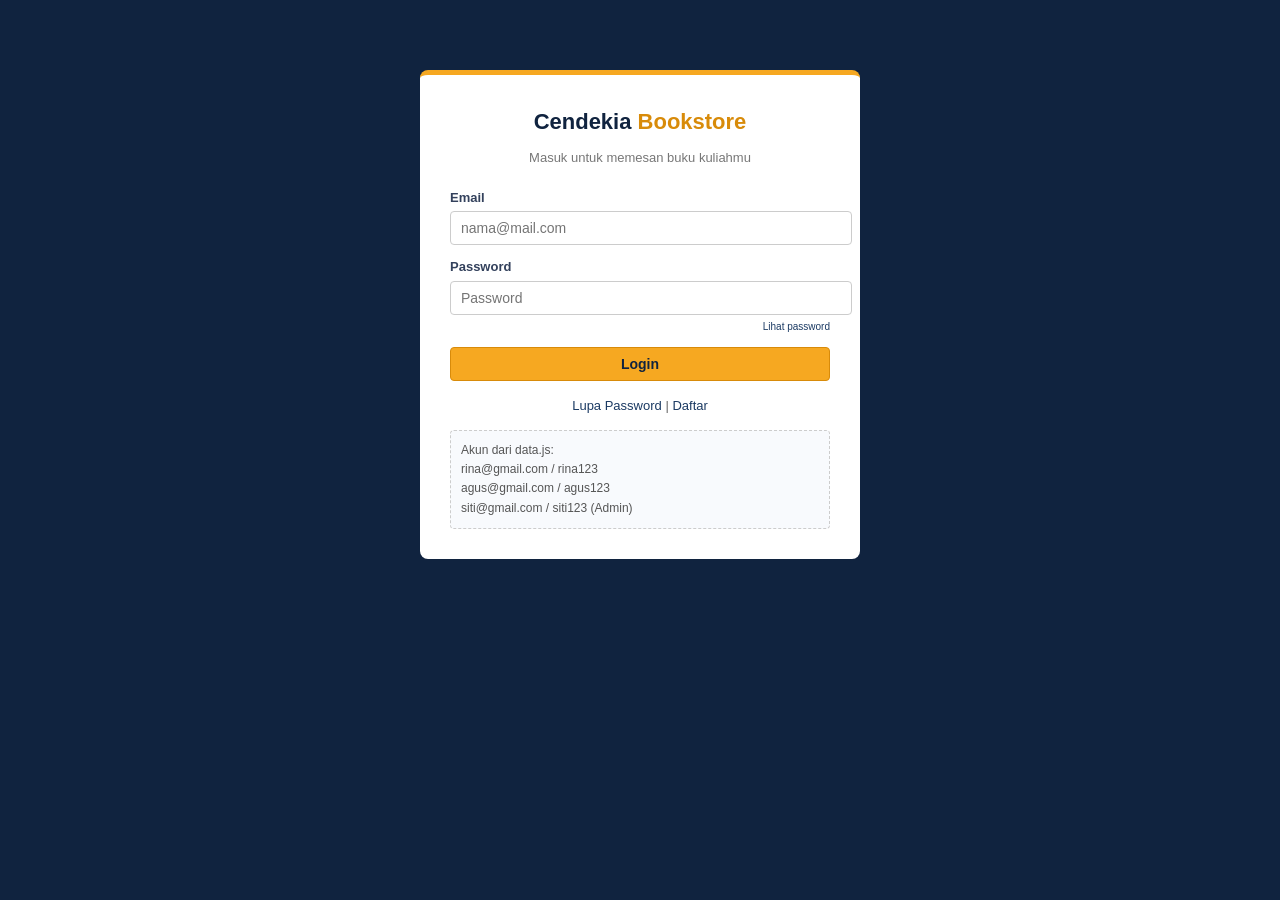
<file: index.html>
<!DOCTYPE html>
<html lang="id">
<head>
  <meta charset="UTF-8">
  <meta name="viewport" content="width=device-width, initial-scale=1.0">
  <title>Login - Cendekia Bookstore</title>
  <link rel="stylesheet" href="css/style.css">
  <script src="js/data.js"></script>
  <script src="js/script.js"></script>
</head>
<body class="login-body">

  <!-- Struktur semantik: main > section > header/form/footer -->
  <main>
    <section class="kotak-login" aria-labelledby="judulLogin">
      <header>
        <h1 id="judulLogin">Cendekia <span>Bookstore</span></h1>
        <p class="sub">Masuk untuk memesan buku kuliahmu</p>
      </header>

      <!-- Form login: email dan password -->
      <form id="formLogin">
        <div class="baris-form">
          <label for="email">Email</label>
          <input type="email" id="email" name="email" placeholder="nama@mail.com">
        </div>

        <div class="baris-form">
          <label for="password">Password</label>
          <input type="password" id="password" name="password" placeholder="Password">
          <p class="lihat-password"><small><a href="#" id="lihatPassword">Lihat password</a></small></p>
        </div>

        <!-- Pesan kesalahan dari JavaScript -->
        <p class="pesan" id="pesanLogin"></p>

        <button type="submit" class="tombol tombol-kuning tombol-penuh">Login</button>
      </form>

      <footer class="bawah">
        <a href="#" id="tombolLupa">Lupa Password</a> |
        <a href="#" id="tombolDaftar">Daftar</a>
      </footer>

      <!-- Info akun untuk mencoba aplikasi -->
      <div class="info-akun">
        Akun dari data.js:<br>
        rina@gmail.com / rina123<br>
        agus@gmail.com / agus123<br>
        siti@gmail.com / siti123 (Admin)
      </div>
    </section>
  </main>

  <!-- Modal box Lupa Password -->
  <div id="modalLupa" class="modal" style="display: none;">
    <div class="kotak-modal">
      <h2>Lupa Password</h2>
      <p>Masukkan email yang terdaftar, lalu password akan dikirim ke email tersebut.</p>

      <div class="baris-form">
        <label for="emailLupa">Email</label>
        <input type="email" id="emailLupa" placeholder="nama@mail.com">
      </div>

      <p class="pesan" id="pesanLupa"></p>

      <button type="button" class="tombol tombol-kuning" id="kirimLupa">Kirim</button>
      <button type="button" class="tombol tombol-putih" id="tutupLupa">Tutup</button>
    </div>
  </div>

  <!-- Modal box Daftar -->
  <div id="modalDaftar" class="modal" style="display: none;">
    <div class="kotak-modal">
      <h2>Daftar Akun</h2>
      <p>Isi data berikut untuk membuat akun baru.</p>

      <div class="baris-form">
        <label for="namaDaftar">Nama lengkap</label>
        <input type="text" id="namaDaftar" placeholder="Nama lengkap">
      </div>

      <div class="baris-form">
        <label for="emailDaftar">Email</label>
        <input type="email" id="emailDaftar" placeholder="nama@mail.com">
      </div>

      <div class="baris-form">
        <label for="passwordDaftar">Password</label>
        <input type="password" id="passwordDaftar" placeholder="Minimal 6 karakter">
      </div>

      <p class="pesan" id="pesanDaftar"></p>

      <button type="button" class="tombol tombol-kuning" id="simpanDaftar">Daftar</button>
      <button type="button" class="tombol tombol-putih" id="tutupDaftar">Tutup</button>
    </div>
  </div>

  <script>
    /* Kode kecil untuk membuka dan menutup modal box pada halaman login.
       Modal ditampilkan dengan mengubah properti display lewat JavaScript. */
    document.getElementById("tombolLupa").addEventListener("click", function (e) {
      e.preventDefault();
      document.getElementById("modalLupa").style.display = "block";
    });

    document.getElementById("tutupLupa").addEventListener("click", function () {
      document.getElementById("modalLupa").style.display = "none";
    });

    document.getElementById("tombolDaftar").addEventListener("click", function (e) {
      e.preventDefault();
      document.getElementById("modalDaftar").style.display = "block";
    });

    document.getElementById("tutupDaftar").addEventListener("click", function () {
      document.getElementById("modalDaftar").style.display = "none";
    });

    /* Tombol kirim pada modal Lupa Password */
    document.getElementById("kirimLupa").addEventListener("click", function () {
      var email = document.getElementById("emailLupa").value;
      var pesan = document.getElementById("pesanLupa");

      if (email == "") {
        pesan.innerHTML = "Email wajib diisi.";
        pesan.style.color = "#d64545";
        return;
      }

      alert("Link reset password sudah dikirim ke " + email + " (simulasi).");
      document.getElementById("modalLupa").style.display = "none";
    });

    /* Tombol daftar pada modal Daftar */
    document.getElementById("simpanDaftar").addEventListener("click", function () {
      var nama = document.getElementById("namaDaftar").value;
      var email = document.getElementById("emailDaftar").value;
      var password = document.getElementById("passwordDaftar").value;
      var pesan = document.getElementById("pesanDaftar");

      if (nama == "" || email == "" || password == "") {
        pesan.innerHTML = "Semua kolom wajib diisi.";
        pesan.style.color = "#d64545";
        return;
      }

      if (password.length < 6) {
        pesan.innerHTML = "Password minimal 6 karakter.";
        pesan.style.color = "#d64545";
        return;
      }

      alert("Pendaftaran berhasil. Silakan login dengan email " + email + ".");
      document.getElementById("modalDaftar").style.display = "none";
    });
  </script>
</body>
</html>
</file>
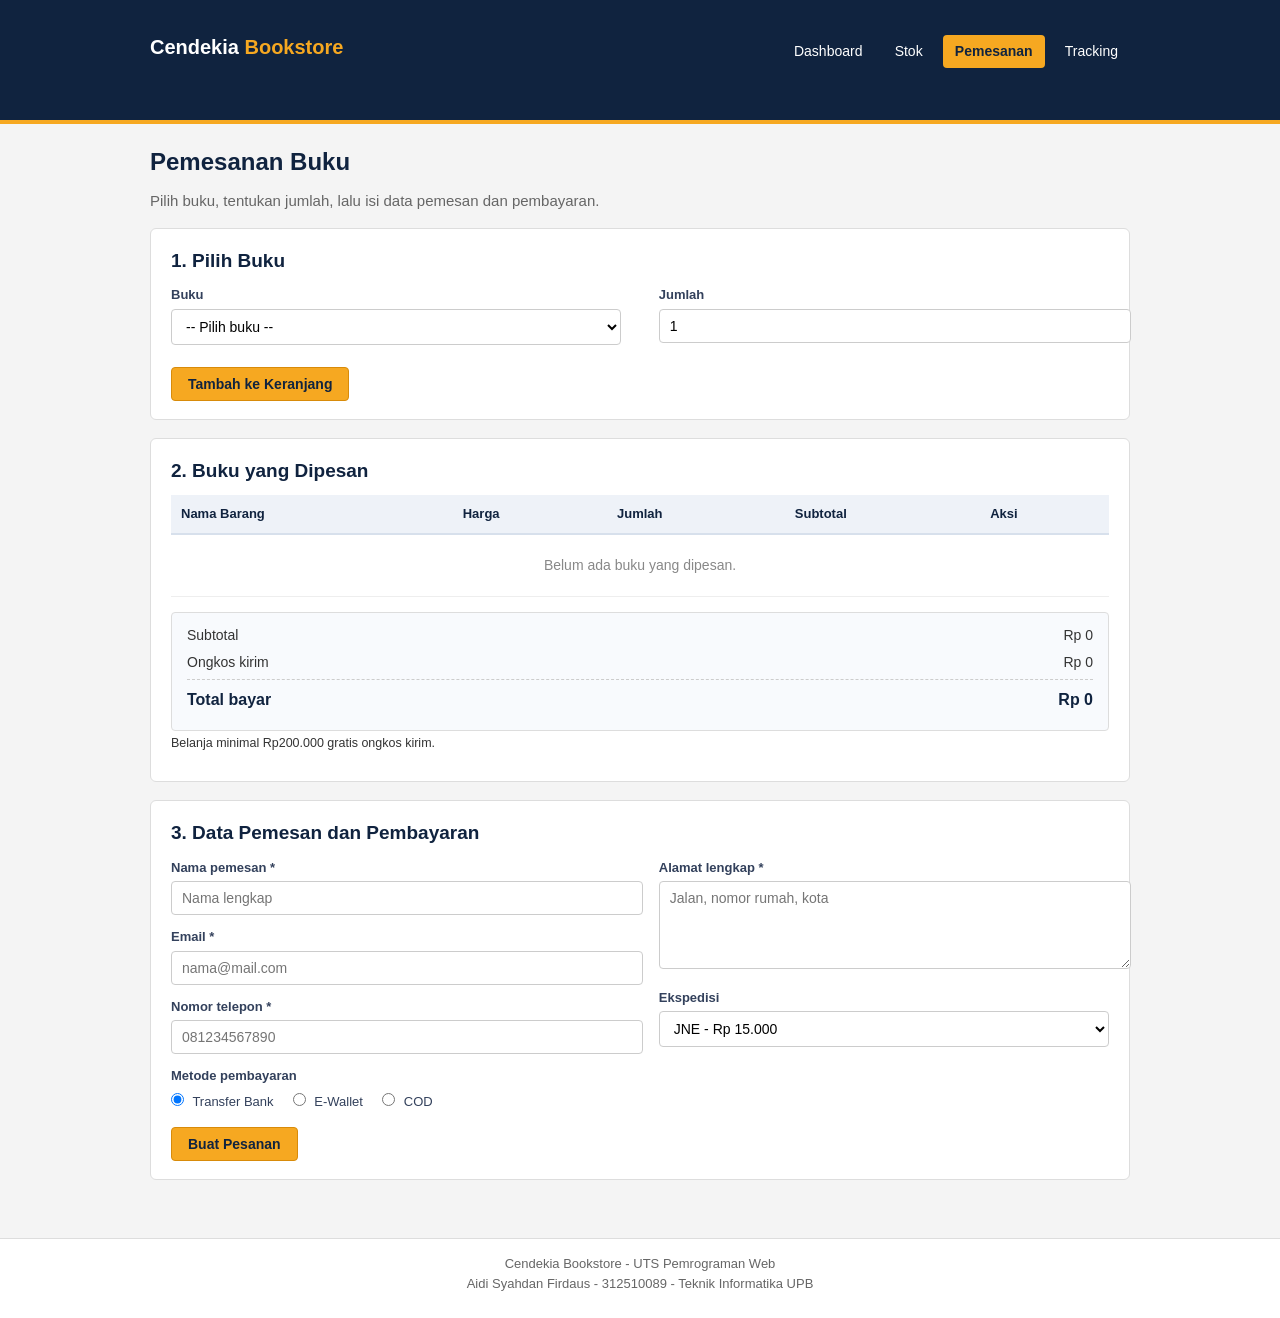
<file: checkout.html>
<!DOCTYPE html>
<html lang="id">
<head>
  <meta charset="UTF-8">
  <meta name="viewport" content="width=device-width, initial-scale=1.0">
  <title>Pemesanan - Cendekia Bookstore</title>
  <link rel="stylesheet" href="css/style.css">
  <script src="js/data.js"></script>
  <script src="js/script.js"></script>
</head>
<body>

  <header>
    <div class="container">
      <h1>Cendekia <span>Bookstore</span></h1>
      <nav>
        <a href="dashboard.html">Dashboard</a>
        <a href="stok.html">Stok</a>
        <a href="checkout.html" class="active">Pemesanan</a>
        <a href="tracking.html">Tracking</a>
      </nav>
    </div>
  </header>

  <div class="container">

    <div class="judul-halaman">
      <h1>Pemesanan Buku</h1>
      <p>Pilih buku, tentukan jumlah, lalu isi data pemesan dan pembayaran.</p>
    </div>

    <!-- 1. Memilih buku -->
    <section class="card">
      <h2>1. Pilih Buku</h2>

      <div class="kolom-dua">
        <div class="baris-form">
          <label for="pilihBuku">Buku</label>
          <select id="pilihBuku">
            <option value="">-- Pilih buku --</option>
          </select>
        </div>
      </div>

      <div class="kolom-dua-terakhir">
        <div class="baris-form">
          <label for="jumlahBeli">Jumlah</label>
          <input type="number" id="jumlahBeli" value="1" min="1">
        </div>
      </div>

      <div class="setelah-float"></div>

      <p class="pesan" id="pesanKeranjang"></p>

      <button type="button" class="tombol tombol-kuning" id="tombolTambah">Tambah ke Keranjang</button>
    </section>

    <!-- 2. Keranjang pesanan -->
    <section class="card">
      <h2>2. Buku yang Dipesan</h2>

      <table>
        <thead>
          <tr>
            <th>Nama Barang</th>
            <th>Harga</th>
            <th>Jumlah</th>
            <th>Subtotal</th>
            <th>Aksi</th>
          </tr>
        </thead>
        <tbody id="isiKeranjang">
          <!-- diisi oleh JavaScript -->
        </tbody>
      </table>

      <div class="keranjang-total">
        <p>Subtotal <span id="subtotal">Rp0</span></p>
        <p>Ongkos kirim <span id="ongkir">Rp0</span></p>
        <p class="baris-total">Total bayar <span id="totalBayar">Rp0</span></p>
      </div>

      <p><small>Belanja minimal Rp200.000 gratis ongkos kirim.</small></p>
    </section>

    <!-- 3. Data pemesan dan pembayaran -->
    <section class="card">
      <h2>3. Data Pemesan dan Pembayaran</h2>

      <form id="formPesanan" novalidate>

        <div class="kolom-dua">
          <div class="baris-form">
            <label for="namaPemesan">Nama pemesan *</label>
            <input type="text" id="namaPemesan" placeholder="Nama lengkap">
          </div>

          <div class="baris-form">
            <label for="emailPemesan">Email *</label>
            <input type="email" id="emailPemesan" placeholder="nama@mail.com">
          </div>

          <div class="baris-form">
            <label for="teleponPemesan">Nomor telepon *</label>
            <input type="text" id="teleponPemesan" placeholder="081234567890">
          </div>
        </div>

        <div class="kolom-dua-terakhir">
          <div class="baris-form">
            <label for="alamatPemesan">Alamat lengkap *</label>
            <textarea id="alamatPemesan" placeholder="Jalan, nomor rumah, kota"></textarea>
          </div>

          <div class="baris-form">
            <label for="pilihEkspedisi">Ekspedisi</label>
            <select id="pilihEkspedisi">
              <option value="JNE">JNE - Rp 15.000</option>
              <option value="Pos Indonesia">Pos Indonesia - Rp 18.000</option>
              <option value="SiCepat">SiCepat - Rp 13.000</option>
            </select>
          </div>
        </div>

        <div class="setelah-float"></div>

        <div class="baris-form">
          <label>Metode pembayaran</label>
          <label class="pilihan"><input type="radio" name="metode" value="Transfer Bank" checked> Transfer Bank</label>
          <label class="pilihan"><input type="radio" name="metode" value="E-Wallet"> E-Wallet</label>
          <label class="pilihan"><input type="radio" name="metode" value="COD"> COD</label>
        </div>

        <p class="pesan" id="pesanPesanan"></p>

        <button type="submit" class="tombol tombol-kuning">Buat Pesanan</button>
      </form>
    </section>

  </div>

  <footer>
    <p>Cendekia Bookstore - UTS Pemrograman Web<br>
    Aidi Syahdan Firdaus - 312510089 - Teknik Informatika UPB</p>
  </footer>

  <script>
    // Kalau ekspedisi diganti, total ongkir langsung dihitung ulang
    document.getElementById("pilihEkspedisi").addEventListener("change", function () {
      tampilkanKeranjang();
    });
  </script>
</body>
</html>
</file>
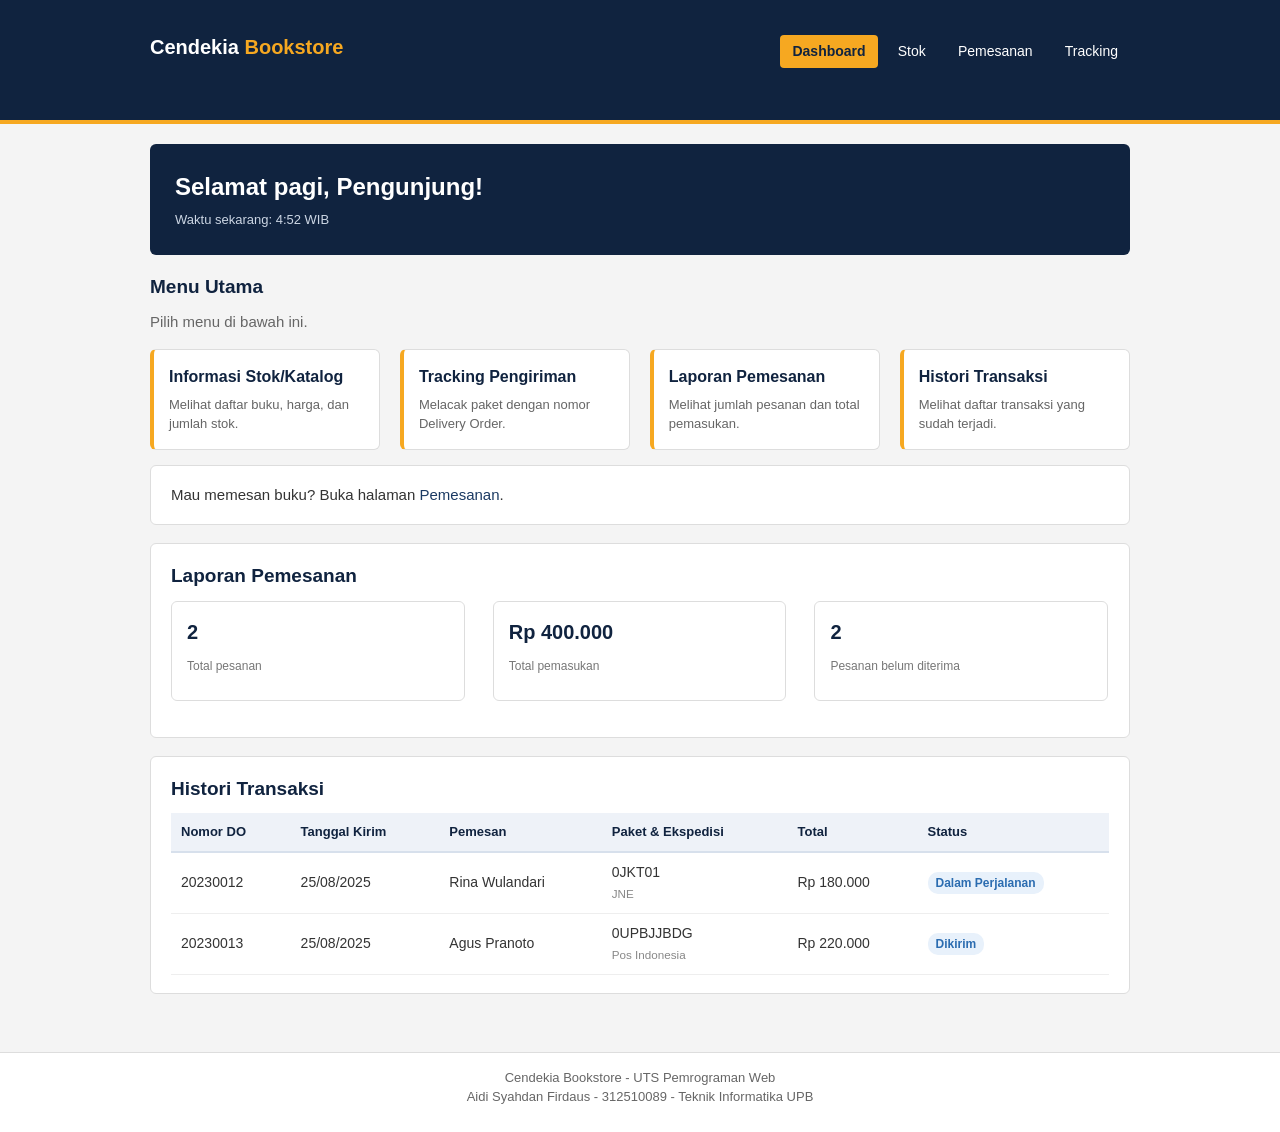
<file: dashboard.html>
<!DOCTYPE html>
<html lang="id">
<head>
  <meta charset="UTF-8">
  <meta name="viewport" content="width=device-width, initial-scale=1.0">
  <title>Dashboard - Cendekia Bookstore</title>
  <link rel="stylesheet" href="css/style.css">
  <script src="js/data.js"></script>
  <script src="js/script.js"></script>

  <!-- CSS internal: hanya dipakai halaman dashboard -->
  <style>
    .info-jam {
      font-size: 13px;
      color: #ccd6e4;
    }

    .menu {
      border-left: 4px solid #f6a821;
    }

    .ringkasan {
      overflow: hidden;
      margin-bottom: 18px;
    }

    .ringkasan .kotak {
      float: left;
      width: 31.3%;
      margin-right: 3%;
      box-sizing: border-box;
      background-color: #ffffff;
      border: 1px solid #dddddd;
      border-radius: 6px;
      padding: 15px;
    }

    .ringkasan .kotak-terakhir {
      margin-right: 0;
    }

    .ringkasan .angka {
      font-size: 20px;
      font-weight: bold;
      color: #10233f;
    }

    .ringkasan .keterangan {
      font-size: 12px;
      color: #777777;
    }
  </style>
</head>
<body>

  <!-- Header dan menu navigasi -->
  <header>
    <div class="container">
      <h1>Cendekia <span>Bookstore</span></h1>
      <nav>
        <a href="dashboard.html" class="active">Dashboard</a>
        <a href="stok.html">Stok</a>
        <a href="checkout.html">Pemesanan</a>
        <a href="tracking.html">Tracking</a>
      </nav>
    </div>
  </header>

  <div class="container">

    <!-- Greeting berdasarkan waktu lokal -->
    <section class="sapaan">
      <h1 id="sapaan">Selamat datang!</h1>
      <p id="jamSekarang" class="info-jam"></p>
    </section>

    <div class="judul-halaman">
      <h2>Menu Utama</h2>
      <p>Pilih menu di bawah ini.</p>
    </div>

    <!-- Empat menu navigasi -->
    <section class="daftar-menu">

      <a href="stok.html" class="menu">
        <h3>Informasi Stok/Katalog</h3>
        <p>Melihat daftar buku, harga, dan jumlah stok.</p>
      </a>

      <a href="tracking.html" class="menu">
        <h3>Tracking Pengiriman</h3>
        <p>Melacak paket dengan nomor Delivery Order.</p>
      </a>

      <a href="#laporan" class="menu">
        <h3>Laporan Pemesanan</h3>
        <p>Melihat jumlah pesanan dan total pemasukan.</p>
      </a>

      <a href="#histori" class="menu menu-terakhir">
        <h3>Histori Transaksi</h3>
        <p>Melihat daftar transaksi yang sudah terjadi.</p>
      </a>

    </section>

    <div class="setelah-float"></div>

    <div class="card">
      <p style="margin:0;">Mau memesan buku? Buka halaman <a href="checkout.html">Pemesanan</a>.</p>
    </div>

    <!-- LAPORAN PEMESANAN -->
    <section class="card" id="laporan">
      <h2>Laporan Pemesanan</h2>

      <div class="ringkasan">
        <div class="kotak">
          <p class="angka" id="jumlahPesanan">0</p>
          <p class="keterangan">Total pesanan</p>
        </div>
        <div class="kotak">
          <p class="angka" id="totalPemasukan">Rp0</p>
          <p class="keterangan">Total pemasukan</p>
        </div>
        <div class="kotak kotak-terakhir">
          <p class="angka" id="jumlahDiproses">0</p>
          <p class="keterangan">Pesanan belum diterima</p>
        </div>
      </div>

    </section>

    <!-- HISTORI TRANSAKSI -->
    <section class="card" id="histori">
      <h2>Histori Transaksi</h2>
      <table>
        <thead>
          <tr>
            <th>Nomor DO</th>
            <th>Tanggal Kirim</th>
            <th>Pemesan</th>
            <th>Paket &amp; Ekspedisi</th>
            <th>Total</th>
            <th>Status</th>
          </tr>
        </thead>
        <tbody id="isiPesanan">
          <!-- diisi oleh JavaScript -->
        </tbody>
      </table>
    </section>

  </div>

  <footer>
    <p>Cendekia Bookstore - UTS Pemrograman Web<br>
    Aidi Syahdan Firdaus - 312510089 - Teknik Informatika UPB</p>
  </footer>

  <!-- Script khusus dashboard: jam, tabel histori, dan ringkasan laporan -->
  <script>
    // 1. Menampilkan jam sekarang
    var sekarang = new Date();
    var jam = sekarang.getHours();
    var menit = sekarang.getMinutes();
    if (menit < 10) { menit = "0" + menit; }
    document.getElementById("jamSekarang").innerHTML =
      "Waktu sekarang: " + jam + ":" + menit + " WIB";

    // 2. Mengisi tabel histori transaksi dan menghitung laporan
    var tabel = document.getElementById("isiPesanan");
    var totalPemasukan = 0;
    var jumlahDiproses = 0;

    // semuaPesanan() mengambil data dari data.js ditambah pesanan baru
    var daftarPesanan = semuaPesanan();

    for (var i = 0; i < daftarPesanan.length; i++) {
      var pesanan = daftarPesanan[i];

      // total pada data.js berbentuk teks, jadi diubah dulu ke angka
      var totalAngka = ambilAngka(pesanan.total);

      // menghitung total pemasukan
      totalPemasukan = totalPemasukan + totalAngka;

      // menghitung pesanan yang belum diterima
      if (pesanan.status != "Diterima") {
        jumlahDiproses = jumlahDiproses + 1;
      }

      // membuat satu baris tabel
      var baris = document.createElement("tr");

      var selDo = document.createElement("td");
      selDo.innerHTML = pesanan.nomorDO;

      var selTanggal = document.createElement("td");
      selTanggal.innerHTML = formatTanggal(pesanan.tanggalKirim);

      var selNama = document.createElement("td");
      selNama.innerHTML = pesanan.nama;

      var selPaket = document.createElement("td");
      selPaket.innerHTML = pesanan.paket + "<br><small>" + pesanan.ekspedisi + "</small>";

      var selTotal = document.createElement("td");
      selTotal.innerHTML = pesanan.total;

      var selStatus = document.createElement("td");
      selStatus.innerHTML = "<span class='badge badge-biru'>" + pesanan.status + "</span>";

      baris.appendChild(selDo);
      baris.appendChild(selTanggal);
      baris.appendChild(selNama);
      baris.appendChild(selPaket);
      baris.appendChild(selTotal);
      baris.appendChild(selStatus);

      tabel.appendChild(baris);
    }

    // 3. Menampilkan hasil perhitungan laporan
    document.getElementById("jumlahPesanan").innerHTML = daftarPesanan.length;
    document.getElementById("totalPemasukan").innerHTML = formatRupiah(totalPemasukan);
    document.getElementById("jumlahDiproses").innerHTML = jumlahDiproses;
  </script>
</body>
</html>
</file>
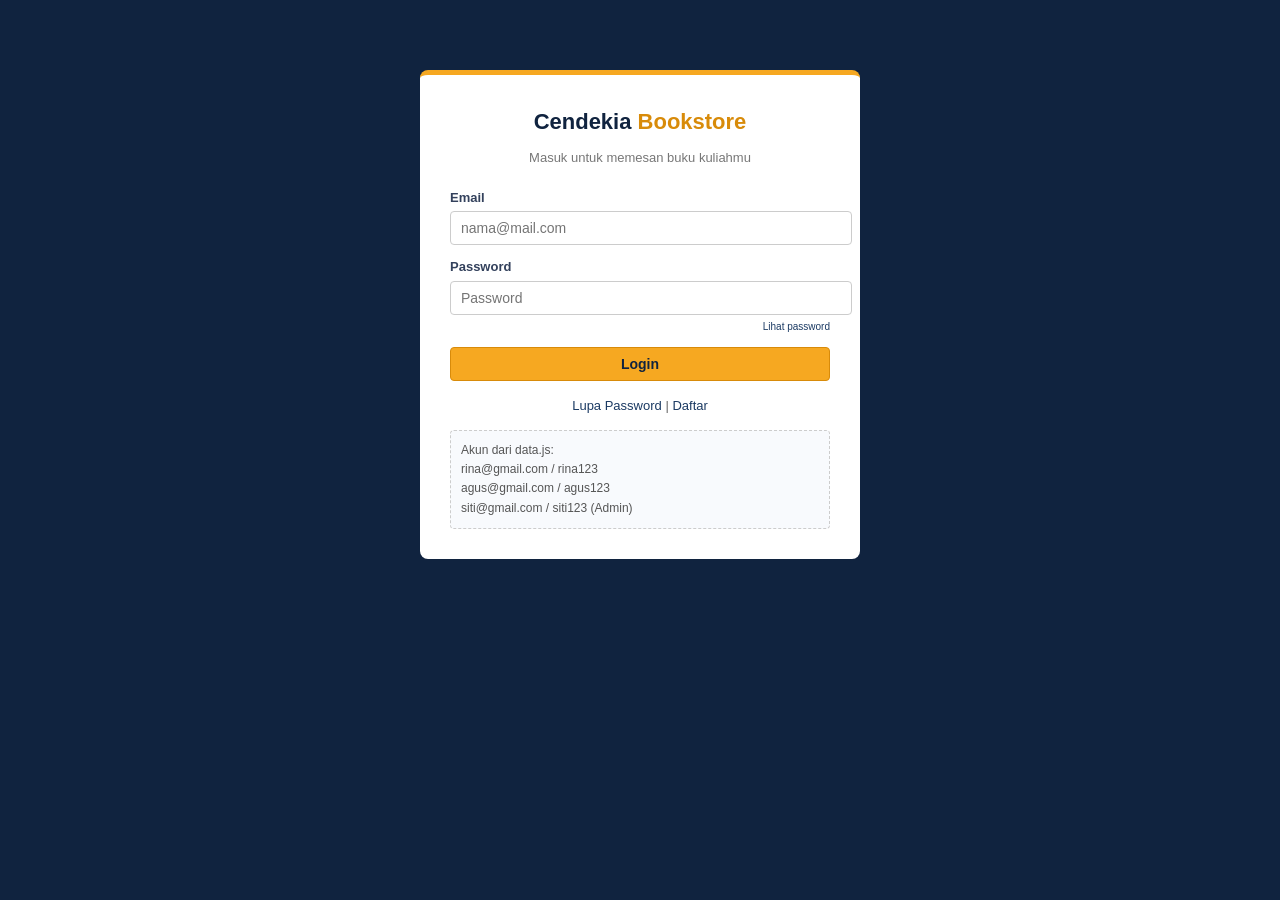
<file: login.html>
<!DOCTYPE html>
<html lang="id">
<head>
  <meta charset="UTF-8">
  <meta http-equiv="refresh" content="0; url=index.html">
  <title>Login - Cendekia Bookstore</title>
</head>
<body>
  <p>Halaman login ada di <a href="index.html">index.html</a>. Anda akan diarahkan otomatis.</p>
</body>
</html>
</file>
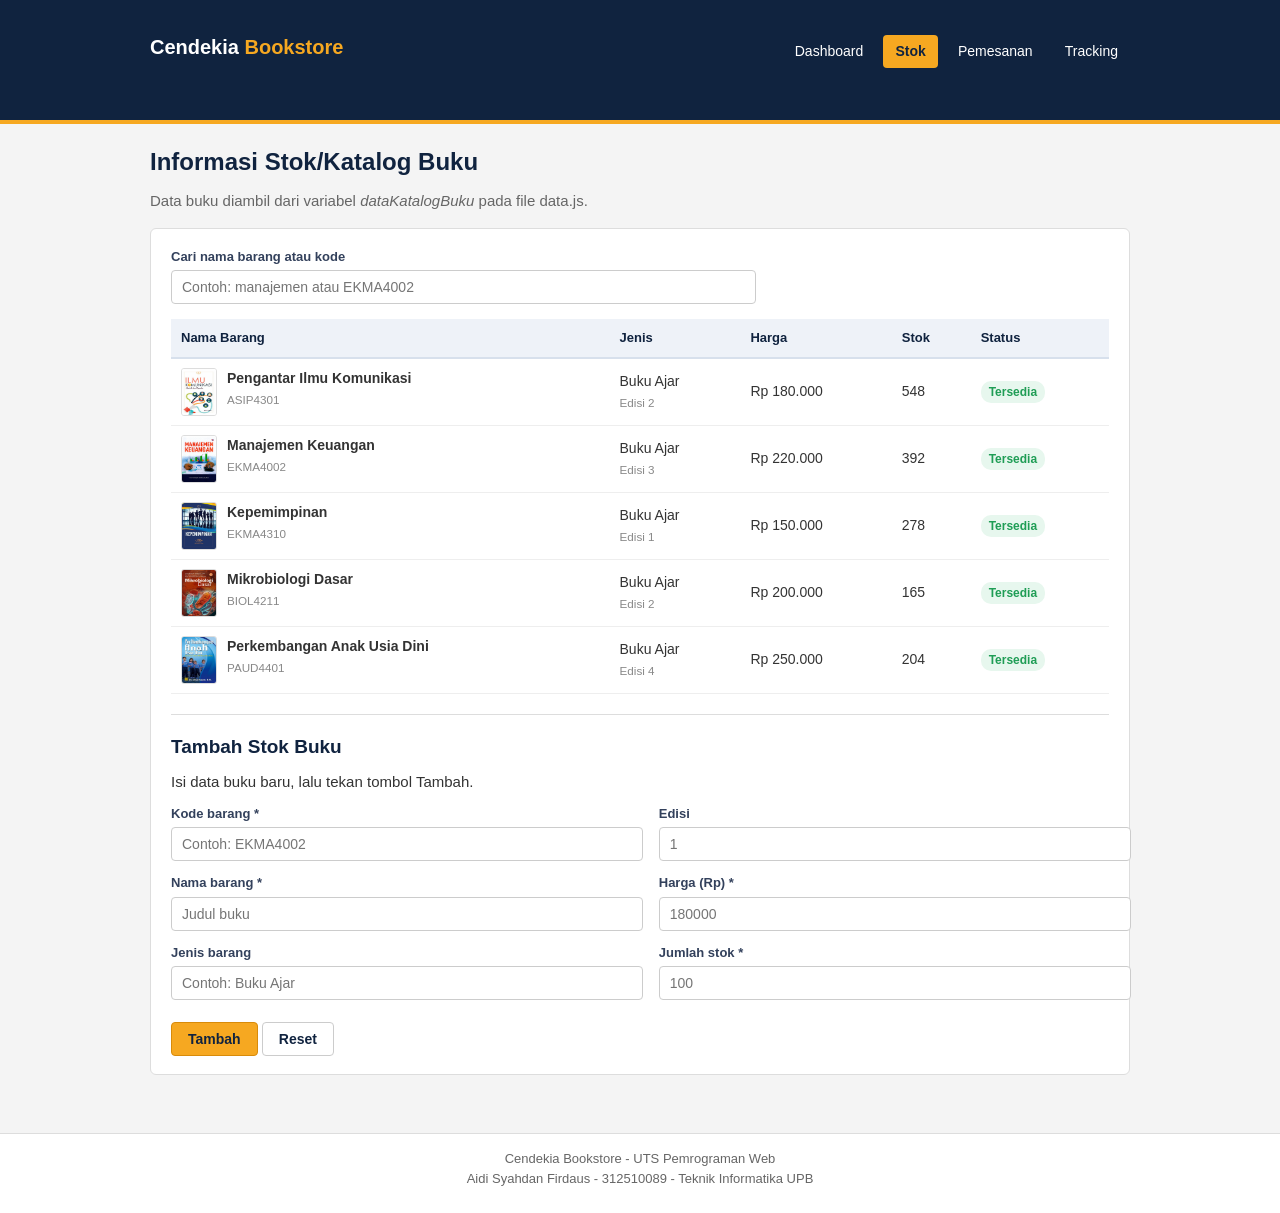
<file: stok.html>
<!DOCTYPE html>
<html lang="id">
<head>
  <meta charset="UTF-8">
  <meta name="viewport" content="width=device-width, initial-scale=1.0">
  <title>Stok Buku - Cendekia Bookstore</title>
  <link rel="stylesheet" href="css/style.css">
  <script src="js/data.js"></script>
  <script src="js/script.js"></script>
</head>
<body>

  <header>
    <div class="container">
      <h1>Cendekia <span>Bookstore</span></h1>
      <nav>
        <a href="dashboard.html">Dashboard</a>
        <a href="stok.html" class="active">Stok</a>
        <a href="checkout.html">Pemesanan</a>
        <a href="tracking.html">Tracking</a>
      </nav>
    </div>
  </header>

  <div class="container">

    <div class="judul-halaman">
      <h1>Informasi Stok/Katalog Buku</h1>
      <p>Data buku diambil dari variabel <em>dataKatalogBuku</em> pada file data.js.</p>
    </div>

    <section class="card">

      <!-- Kolom pencarian -->
      <div class="alat-cari">
        <div class="kolom-cari">
          <label for="cariBuku">Cari nama barang atau kode</label>
          <input type="text" id="cariBuku" placeholder="Contoh: manajemen atau EKMA4002">
        </div>
      </div>
      <div class="setelah-float"></div>

      <table>
        <thead>
          <tr>
            <th>Nama Barang</th>
            <th>Jenis</th>
            <th>Harga</th>
            <th>Stok</th>
            <th>Status</th>
          </tr>
        </thead>
        <tbody id="isiTabelBuku">
          <!-- diisi oleh JavaScript -->
        </tbody>
      </table>

      <!-- Form tambah buku baru -->
      <div class="form-tambah">
        <h2>Tambah Stok Buku</h2>
        <p>Isi data buku baru, lalu tekan tombol Tambah.</p>

        <form id="formTambahBuku">

          <div class="kolom-dua">
            <div class="baris-form">
              <label for="kodeBaru">Kode barang *</label>
              <input type="text" id="kodeBaru" placeholder="Contoh: EKMA4002">
            </div>

            <div class="baris-form">
              <label for="namaBaru">Nama barang *</label>
              <input type="text" id="namaBaru" placeholder="Judul buku">
            </div>

            <div class="baris-form">
              <label for="jenisBaru">Jenis barang</label>
              <input type="text" id="jenisBaru" placeholder="Contoh: Buku Ajar">
            </div>
          </div>

          <div class="kolom-dua-terakhir">
            <div class="baris-form">
              <label for="edisiBaru">Edisi</label>
              <input type="number" id="edisiBaru" placeholder="1">
            </div>

            <div class="baris-form">
              <label for="hargaBaru">Harga (Rp) *</label>
              <input type="number" id="hargaBaru" placeholder="180000">
            </div>

            <div class="baris-form">
              <label for="stokBaru">Jumlah stok *</label>
              <input type="number" id="stokBaru" placeholder="100">
            </div>
          </div>

          <div class="setelah-float"></div>

          <p class="pesan" id="pesanBuku"></p>

          <button type="button" class="tombol tombol-kuning" id="tombolTambahBuku">Tambah</button>
          <button type="reset" class="tombol tombol-putih">Reset</button>
        </form>
      </div>

    </section>

  </div>

  <footer>
    <p>Cendekia Bookstore - UTS Pemrograman Web<br>
    Aidi Syahdan Firdaus - 312510089 - Teknik Informatika UPB</p>
  </footer>

</body>
</html>
</file>
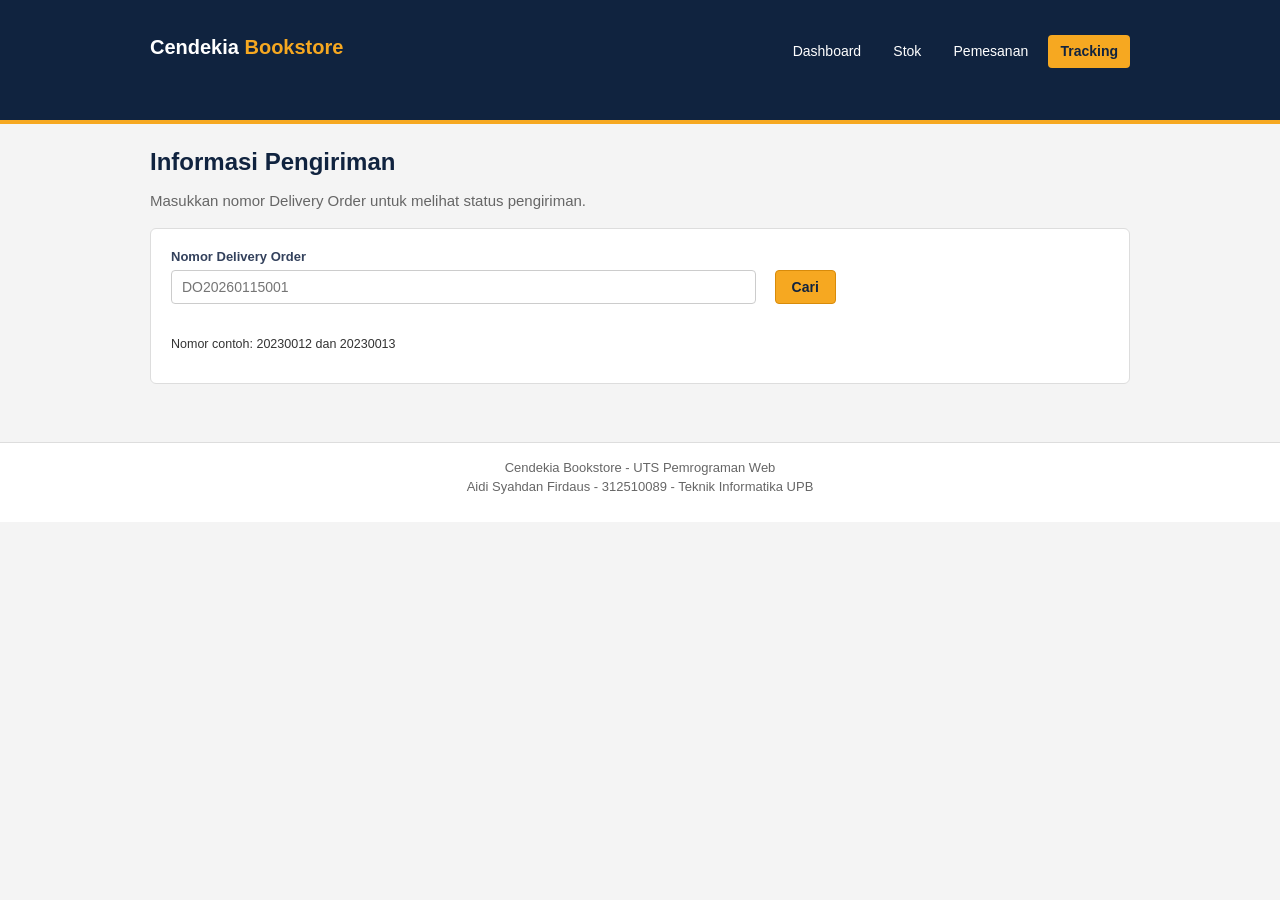
<file: tracking.html>
<!DOCTYPE html>
<html lang="id">
<head>
  <meta charset="UTF-8">
  <meta name="viewport" content="width=device-width, initial-scale=1.0">
  <title>Tracking Pengiriman - Cendekia Bookstore</title>
  <link rel="stylesheet" href="css/style.css">
  <script src="js/data.js"></script>
  <script src="js/script.js"></script>
</head>
<body>

  <header>
    <div class="container">
      <h1>Cendekia <span>Bookstore</span></h1>
      <nav>
        <a href="dashboard.html">Dashboard</a>
        <a href="stok.html">Stok</a>
        <a href="checkout.html">Pemesanan</a>
        <a href="tracking.html" class="active">Tracking</a>
      </nav>
    </div>
  </header>

  <div class="container">

    <div class="judul-halaman">
      <h1>Informasi Pengiriman</h1>
      <p>Masukkan nomor Delivery Order untuk melihat status pengiriman.</p>
    </div>

    <!-- Form pencarian nomor DO -->
    <section class="card">
      <form id="formTracking">
        <div class="kotak-cari-do">
          <label for="nomorDO">Nomor Delivery Order</label>
          <input type="text" id="nomorDO" placeholder="DO20260115001">
          <button type="button" class="tombol tombol-kuning" id="tombolCari">Cari</button>
        </div>
      </form>
      <div class="setelah-float"></div>

      <p class="pesan" id="pesanTracking"></p>

      <p><small>Nomor contoh: 20230012 dan 20230013</small></p>
    </section>

    <!-- Hasil pencarian, disembunyikan sebelum tombol Cari ditekan -->
    <section class="card hasil-tracking" id="hasilTracking">
      <h2>Status Pengiriman</h2>

      <!-- Progress bar -->
      <div class="progress-luar">
        <div class="progress-dalam" id="progressBar">0%</div>
      </div>

      <!-- Detail pengiriman -->
      <div class="baris-info">
        <div class="label">Nama pemesan</div>
        <div class="nilai" id="namaPemesan"></div>
      </div>

      <div class="baris-info">
        <div class="label">Status pengiriman</div>
        <div class="nilai" id="statusKirim"></div>
      </div>

      <div class="baris-info">
        <div class="label">Detail ekspedisi</div>
        <div class="nilai" id="ekspedisi"></div>
      </div>

      <div class="baris-info">
        <div class="label">Tanggal kirim</div>
        <div class="nilai" id="tanggalKirim"></div>
      </div>

      <div class="baris-info">
        <div class="label">Jenis paket</div>
        <div class="nilai" id="jenisPaket"></div>
      </div>

      <div class="baris-info">
        <div class="label">Total pembayaran</div>
        <div class="nilai" id="totalBayar"></div>
      </div>

      <!-- Baris alamat hanya muncul untuk pesanan yang punya alamat -->
      <div class="baris-info" id="barisAlamat" style="display: none;">
        <div class="label">Alamat tujuan</div>
        <div class="nilai" id="alamatKirim"></div>
      </div>

      <!-- Tahapan pengiriman dalam bentuk list -->
      <h3>Riwayat Perjalanan Paket</h3>
      <ul class="daftar-tahap" id="daftarTahap">
        <!-- diisi oleh JavaScript -->
      </ul>
    </section>

  </div>

  <footer>
    <p>Cendekia Bookstore - UTS Pemrograman Web<br>
    Aidi Syahdan Firdaus - 312510089 - Teknik Informatika UPB</p>
  </footer>

</body>
</html>
</file>
<file: css/style.css>
/* =========================================================
   style.css — Cendekia Bookstore
   CSS eksternal, dipakai oleh semua halaman.
   Materi yang dipakai: selector elemen, class, id, box model
   (margin, border, padding), float, dan warna.
   ========================================================= */

/* ---- 1. Dasar ---- */
* {
  margin: 0;
  padding: 0;
}

body {
  font-family: Arial, Helvetica, sans-serif;
  font-size: 15px;
  color: #333333;
  background-color: #f4f4f4;
  line-height: 1.5;
}

h1 {
  font-size: 24px;
  color: #10233f;
  margin-bottom: 10px;
}

h2 {
  font-size: 19px;
  color: #10233f;
  margin-bottom: 10px;
}

h3 {
  font-size: 16px;
  color: #10233f;
  margin-bottom: 8px;
}

p {
  margin-bottom: 10px;
}

a {
  color: #1b3a63;
  text-decoration: none;
}

a:hover {
  text-decoration: underline;
}

img {
  border: 0;
}

/* ---- 2. Header dan menu ----
   Diberi awalan body > supaya hanya mengenai header halaman,
   bukan header kecil di dalam kartu login. */
body > header {
  background-color: #10233f;
  color: #ffffff;
  padding: 12px 20px;
  border-bottom: 4px solid #f6a821;
}

body > header h1 {
  color: #ffffff;
  font-size: 20px;
  margin: 0;
  float: left;
}

body > header h1 span {
  color: #f6a821;
}

body > header nav {
  text-align: right;
  padding-top: 3px;
}

body > header nav a {
  color: #ffffff;
  padding: 6px 12px;
  margin-left: 4px;
  font-size: 14px;
  display: inline-block;
  border-radius: 4px;
}

body > header nav a:hover {
  background-color: #1b3a63;
  text-decoration: none;
}

body > header nav a.active {
  background-color: #f6a821;
  color: #10233f;
  font-weight: bold;
}

/* ---- 3. Wadah halaman ---- */
.container {
  width: 980px;
  margin: 0 auto;
  padding: 20px 0 40px 0;
}

.card {
  background-color: #ffffff;
  border: 1px solid #dddddd;
  border-radius: 6px;
  padding: 18px 20px;
  margin-bottom: 18px;
}

.judul-halaman {
  margin-bottom: 15px;
}

.judul-halaman p {
  color: #666666;
  margin: 0;
}

/* footer halaman (langsung di dalam body), bukan footer di dalam kartu */
body > footer {
  background-color: #ffffff;
  border-top: 1px solid #dddddd;
  padding: 15px 20px;
  text-align: center;
  font-size: 13px;
  color: #666666;
}

/* ---- 4. Tombol ---- */
.tombol {
  display: inline-block;
  padding: 8px 16px;
  font-family: Arial, Helvetica, sans-serif;
  font-size: 14px;
  font-weight: bold;
  color: #ffffff;
  background-color: #10233f;
  border: 1px solid #10233f;
  border-radius: 4px;
  cursor: pointer;
}

.tombol:hover {
  background-color: #1b3a63;
  text-decoration: none;
}

.tombol-kuning {
  background-color: #f6a821;
  border-color: #d88b0a;
  color: #10233f;
}

.tombol-kuning:hover {
  background-color: #d88b0a;
}

.tombol-putih {
  background-color: #ffffff;
  color: #10233f;
  border-color: #cccccc;
}

.tombol-putih:hover {
  background-color: #eef2f8;
}

.tombol-merah {
  background-color: #d64545;
  border-color: #d64545;
}

.tombol-merah:hover {
  background-color: #b53434;
}

.tombol-kecil {
  padding: 4px 10px;
  font-size: 12px;
}

.tombol-penuh {
  width: 100%;
}

/* ---- 5. Form ---- */
label {
  display: block;
  font-weight: bold;
  font-size: 13px;
  margin-bottom: 4px;
  color: #33415c;
}

input[type="text"],
input[type="email"],
input[type="password"],
input[type="number"],
input[type="date"],
select,
textarea {
  width: 100%;
  padding: 8px 10px;
  font-family: Arial, Helvetica, sans-serif;
  font-size: 14px;
  border: 1px solid #cccccc;
  border-radius: 4px;
  background-color: #ffffff;
}

input[type="text"]:focus,
input[type="email"]:focus,
input[type="password"]:focus,
input[type="number"]:focus,
select:focus,
textarea:focus {
  border-color: #2f5a8f;
  outline: none;
}

textarea {
  height: 70px;
}

.baris-form {
  margin-bottom: 12px;
}

.kolom-dua {
  width: 48%;
  float: left;
  margin-right: 4%;
}

.kolom-dua-terakhir {
  width: 48%;
  float: left;
  margin-right: 0;
}

.setelah-float {
  clear: both;
}

.pilihan {
  display: inline-block;
  font-weight: normal;
  margin-right: 15px;
}

.pilihan input {
  margin-right: 5px;
}

.pesan {
  font-size: 13px;
  margin-top: 8px;
}

/* ---- 6. Tabel ---- */
table {
  width: 100%;
  border-collapse: collapse;
  font-size: 14px;
}

th {
  background-color: #eef2f8;
  color: #10233f;
  text-align: left;
  padding: 9px 10px;
  border-bottom: 2px solid #d7e0ec;
  font-size: 13px;
}

td {
  padding: 9px 10px;
  border-bottom: 1px solid #eeeeee;
}

tbody tr:hover {
  background-color: #fafafa;
}

td small {
  color: #888888;
}

.sampul {
  width: 34px;
  height: 46px;
  float: left;
  margin-right: 10px;
  border: 1px solid #dddddd;
  border-radius: 3px;
}

.kosong {
  text-align: center;
  color: #888888;
  padding: 20px;
}

/* ---- 7. Badge status ---- */
.badge {
  display: inline-block;
  padding: 2px 8px;
  border-radius: 10px;
  font-size: 12px;
  font-weight: bold;
}

.badge-hijau {
  background-color: #e7f7ee;
  color: #1f9d55;
}

.badge-kuning {
  background-color: #fdf1e0;
  color: #b8761a;
}

.badge-merah {
  background-color: #fdecec;
  color: #d64545;
}

.badge-biru {
  background-color: #e8f1fb;
  color: #2b6cb0;
}

/* ---- 8. Halaman login ---- */
.login-body {
  background-color: #10233f;
  padding-top: 70px;
}

.kotak-login {
  width: 380px;
  margin: 0 auto;
  background-color: #ffffff;
  border-radius: 8px;
  padding: 30px;
  border-top: 5px solid #f6a821;
}

/* header dan footer di dalam kartu login: jangan ikut gaya header halaman */
.kotak-login header {
  background-color: transparent;
  color: #333333;
  padding: 0;
  border-bottom: 0;
}

.kotak-login footer {
  background-color: transparent;
  border-top: 0;
}

.kotak-login h1 {
  text-align: center;
  font-size: 22px;
  color: #10233f;
  float: none;
}

.kotak-login h1 span {
  color: #d88b0a;
}

.kotak-login .sub {
  text-align: center;
  color: #777777;
  font-size: 13px;
  margin-bottom: 20px;
}

.kotak-login .bawah {
  text-align: center;
  font-size: 13px;
  margin-top: 15px;
  color: #666666;
  padding: 0;
}

/* tautan "lihat password" rata kanan, menempel di bawah kolom password */
.lihat-password {
  text-align: right;
  margin: 2px 0 0 0;
  font-size: 12px;
}

.info-akun {
  background-color: #f8fafd;
  border: 1px dashed #cccccc;
  border-radius: 4px;
  padding: 10px;
  font-size: 12px;
  color: #555555;
  margin-top: 15px;
  line-height: 1.6;
}

/* ---- 9. Dashboard ---- */
.sapaan {
  background-color: #10233f;
  color: #ffffff;
  padding: 25px;
  border-radius: 6px;
  margin-bottom: 18px;
}

.sapaan h1 {
  color: #ffffff;
  margin-bottom: 5px;
}

.sapaan p {
  color: #ccd6e4;
  margin: 0;
}

.daftar-menu {
  overflow: hidden;
}

.menu {
  float: left;
  width: 23.5%;
  margin-right: 2%;
  margin-bottom: 15px;
  box-sizing: border-box;
  background-color: #ffffff;
  border: 1px solid #dddddd;
  border-radius: 6px;
  padding: 15px;
  display: block;
  color: #333333;
}

.menu:hover {
  border-color: #2f5a8f;
  background-color: #f8fafd;
  text-decoration: none;
}

.menu-terakhir {
  margin-right: 0;
}

.menu h3 {
  margin-bottom: 6px;
}

.menu p {
  font-size: 13px;
  color: #666666;
  margin: 0;
}

/* ---- 10. Halaman stok ---- */
.alat-cari {
  margin-bottom: 15px;
  overflow: hidden;
}

.alat-cari .kolom-cari {
  float: left;
  width: 60%;
}

.alat-cari .tombol {
  float: right;
  margin-top: 22px;
}

.form-tambah {
  border-top: 1px solid #dddddd;
  margin-top: 20px;
  padding-top: 18px;
}

/* ---- 11. Halaman pemesanan ---- */
.keranjang-total {
  background-color: #f8fafd;
  border: 1px solid #dddddd;
  border-radius: 4px;
  padding: 12px 15px;
  margin-top: 15px;
}

.keranjang-total p {
  margin-bottom: 6px;
  font-size: 14px;
}

.keranjang-total .baris-total {
  border-top: 1px dashed #cccccc;
  padding-top: 8px;
  font-size: 16px;
  font-weight: bold;
  color: #10233f;
}

.keranjang-total span {
  float: right;
}

/* ---- 13. Modal box ---- */
.modal {
  position: fixed;
  top: 0;
  left: 0;
  width: 100%;
  height: 100%;
  background-color: rgba(0, 0, 0, 0.5);
  padding-top: 80px;
}

.kotak-modal {
  width: 380px;
  margin: 0 auto;
  background-color: #ffffff;
  border-radius: 8px;
  border-top: 5px solid #f6a821;
  padding: 25px;
}

.kotak-modal h2 {
  margin-bottom: 8px;
}

.kotak-modal p {
  font-size: 13px;
  color: #666666;
}

.kotak-modal .tombol {
  margin-right: 6px;
}

/* ---- 14. Halaman tracking ---- */
.kotak-cari-do {
  margin-bottom: 18px;
}

.kotak-cari-do input {
  width: 60%;
  float: left;
}

.kotak-cari-do .tombol {
  margin-left: 2%;
}

.hasil-tracking {
  display: none;
}

.baris-info {
  overflow: hidden;
  border-bottom: 1px solid #eeeeee;
  padding: 8px 0;
  font-size: 14px;
}

.baris-info .label {
  float: left;
  width: 40%;
  color: #666666;
}

.baris-info .nilai {
  float: left;
  width: 60%;
  font-weight: bold;
  color: #10233f;
}

.progress-luar {
  background-color: #e7edf6;
  border-radius: 8px;
  height: 20px;
  margin: 12px 0;
  overflow: hidden;
}

.progress-dalam {
  background-color: #f6a821;
  height: 20px;
  width: 0;
  text-align: center;
  font-size: 12px;
  font-weight: bold;
  color: #10233f;
  line-height: 20px;
}

.daftar-tahap {
  list-style: none;
  margin-top: 12px;
}

.daftar-tahap li {
  padding: 8px 10px;
  border-left: 4px solid #dddddd;
  background-color: #fafafa;
  margin-bottom: 6px;
  font-size: 13px;
  color: #666666;
}

.daftar-tahap li.selesai {
  border-left-color: #1f9d55;
  color: #1f9d55;
}

.daftar-tahap li.aktif {
  border-left-color: #f6a821;
  background-color: #fff8ea;
  color: #333333;
  font-weight: bold;
}
</file>
